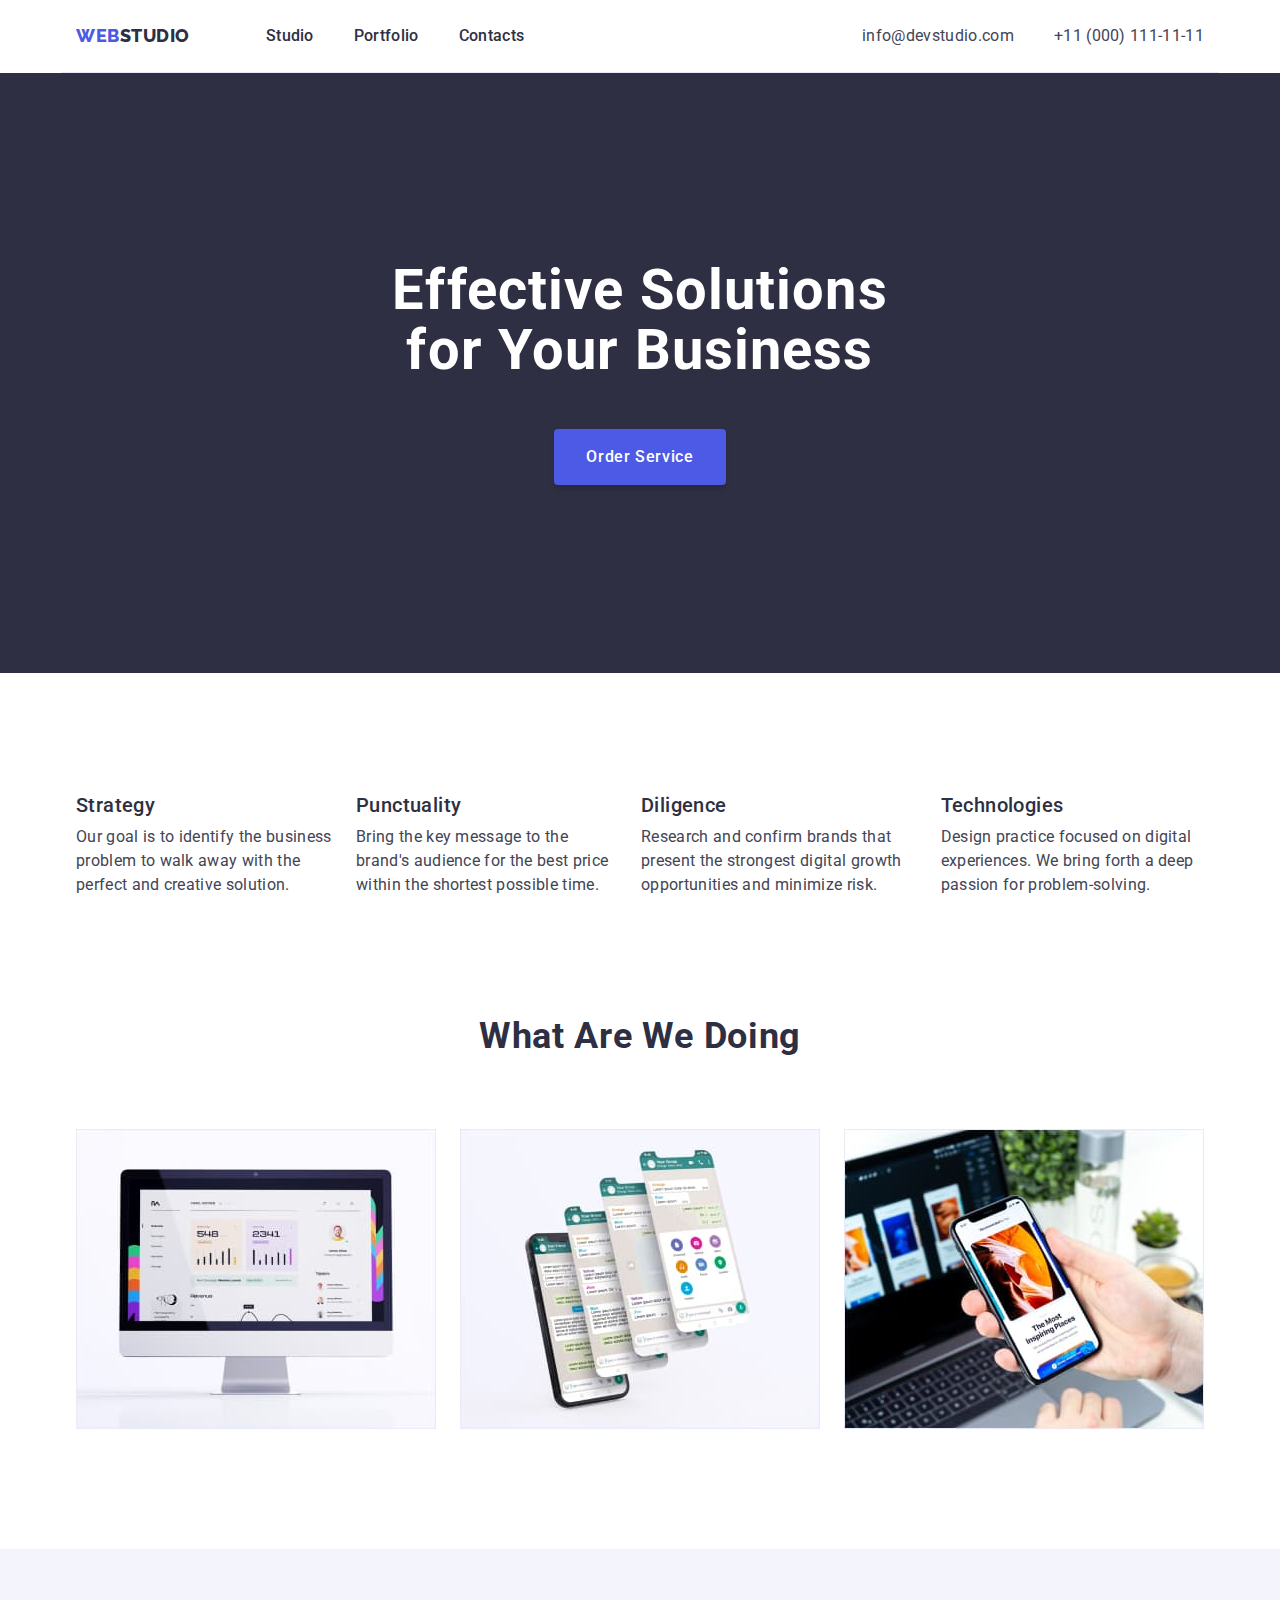
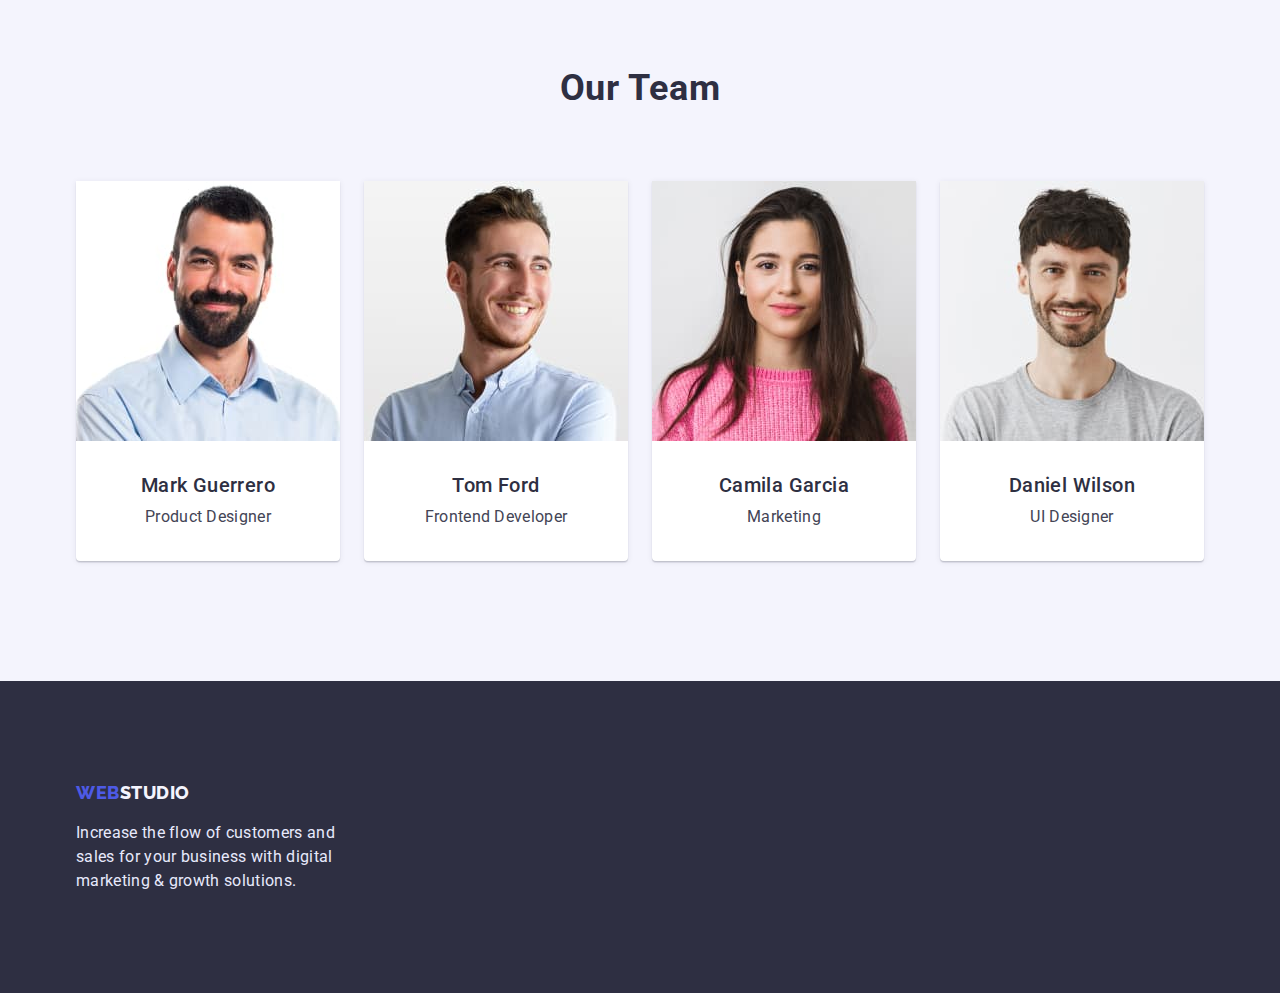
<file: index.html>
<!DOCTYPE html>
<html lang="en">
  <head>
    <meta charset="UTF-8" />
    <meta http-equiv="X-UA-Compatible" content="IE=edge" />
    <meta name="viewport" content="width=device-width, initial-scale=1.0" />
    <title>WebStudio</title>
    <link
      rel="stylesheet"
      href="https://cdn.jsdelivr.net/npm/modern-normalize@1.1.0/modern-normalize.min.css"
    />
    <link rel="preconnect" href="https://fonts.googleapis.com" />
    <link rel="preconnect" href="https://fonts.gstatic.com" crossorigin />
    <link
      href="https://fonts.googleapis.com/css2?family=Raleway:wght@800&family=Roboto:wght@400;500;700&display=swap"
      rel="stylesheet"
    />
    <link rel="stylesheet" href="./css/styles.css" />
  </head>
  <body>
    <!-- Header -->
    <header class="header">
      <div class="container container-header">
        <nav class="nav">
          <a class="link nav-logo-header" href="./index.html"
            ><span class="nav-logo-blue">Web</span>Studio</a
          >
          <ul class="list nav-list">
            <li class="nav-item">
              <a class="link nav-link" href="./index.html">Studio</a>
            </li>
            <li class="nav-item">
              <a class="link nav-link" href="./portfolio.html">Portfolio</a>
            </li>
            <li class="nav-item">
              <a class="link nav-link" href="#">Contacts</a>
            </li>
          </ul>
        </nav>
        <address class="connection">
          <ul class="list connection-list">
            <li class="connection-item">
              <a class="link connection-link" href="mailto:info@devstudio.com"
                >info@devstudio.com</a
              >
            </li>
            <li class="connection-item">
              <a class="link connection-link" href="tel:+110001111111"
                >+11 (000) 111-11-11</a
              >
            </li>
          </ul>
        </address>
      </div>
    </header>

    <main>
      <!--Hero section-->
      <section class="hero">
        <div class="container container-hero">
          <h1 class="hero-title">Effective Solutions for Your Business</h1>
          <button class="hero-btn" type="button">Order Service</button>
        </div>
      </section>

      <!--Features section-->
      <section class="features">
        <div class="container container-features">
          <h2 class="title hidden-title">Features</h2>
          <ul class="list list-features">
            <li class="features-item">
              <h3 class="subtitle">Strategy</h3>
              <p class="desc">
                Our goal is to identify the business problem to walk away with
                the perfect and creative solution.
              </p>
            </li>
            <li class="features-item">
              <h3 class="subtitle">Punctuality</h3>
              <p class="desc">
                Bring the key message to the brand's audience for the best price
                within the shortest possible time.
              </p>
            </li>
            <li class="features-item">
              <h3 class="subtitle">Diligence</h3>
              <p class="desc">
                Research and confirm brands that present the strongest digital
                growth opportunities and minimize risk.
              </p>
            </li>
            <li class="features-item">
              <h3 class="subtitle">Technologies</h3>
              <p class="desc">
                Design practice focused on digital experiences. We bring forth a
                deep passion for problem-solving.
              </p>
            </li>
          </ul>
        </div>
      </section>

      <!--works section-->
      <section class="works">
        <div class="container container-works">
          <h2 class="title title-works">What are we doing</h2>
          <ul class="list list-works">
            <li class="item-works">
              <img src="./images/what/1.jpg" alt="Computer" width="360" />
            </li>
            <li class="item-works">
              <img src="./images/what/2.jpg" alt="Phone" width="360" />
            </li>
            <li class="item-works">
              <img
                src="./images/what/3.jpg"
                alt="Computer and phone"
                width="360"
              />
            </li>
          </ul>
        </div>
      </section>

      <!--Our Team section-->
      <section class="our-team">
        <div class="container container-our-team">
          <h2 class="title title-our-team">Our Team</h2>
          <ul class="list list-our-team">
            <li class="item-our-team">
              <img
                src="./images/workers/mg.jpg"
                alt="Mark Guerrero"
                width="264"
                height="260"
              />
              <div class="employye">
                <h3 class="subtitle">Mark Guerrero</h3>
                <p class="desc">Product Designer</p>
              </div>
            </li>
            <li class="item-our-team">
              <img src="./images/workers/tf.jpg" alt="Tom Ford" width="264" />
              <div class="employye">
                <h3 class="subtitle">Tom Ford</h3>
                <p class="desc">Frontend Developer</p>
              </div>
            </li>
            <li class="item-our-team">
              <img
                src="./images/workers/cg.jpg"
                alt="Camila Garcia"
                width="264"
              />
              <div class="employye">
                <h3 class="subtitle">Camila Garcia</h3>
                <p class="desc">Marketing</p>
              </div>
            </li>
            <li class="item-our-team">
              <img
                src="./images/workers/dv.jpg"
                alt="Daniel Wilson"
                width="264"
              />
              <div class="employye">
                <h3 class="subtitle">Daniel Wilson</h3>
                <p class="desc">UI Designer</p>
              </div>
            </li>
          </ul>
        </div>
      </section>
    </main>

    <!-- Footer -->
    <footer class="footer">
      <div class="container container-footer">
        <a class="link nav-logo-footer" href="./index.html"
          ><span class="nav-logo-blue">Web</span>Studio</a
        >
        <p class="footer-desc">
          Increase the flow of customers and sales for your business with
          digital marketing & growth solutions.
        </p>
      </div>
    </footer>
  </body>
</html>
</file>
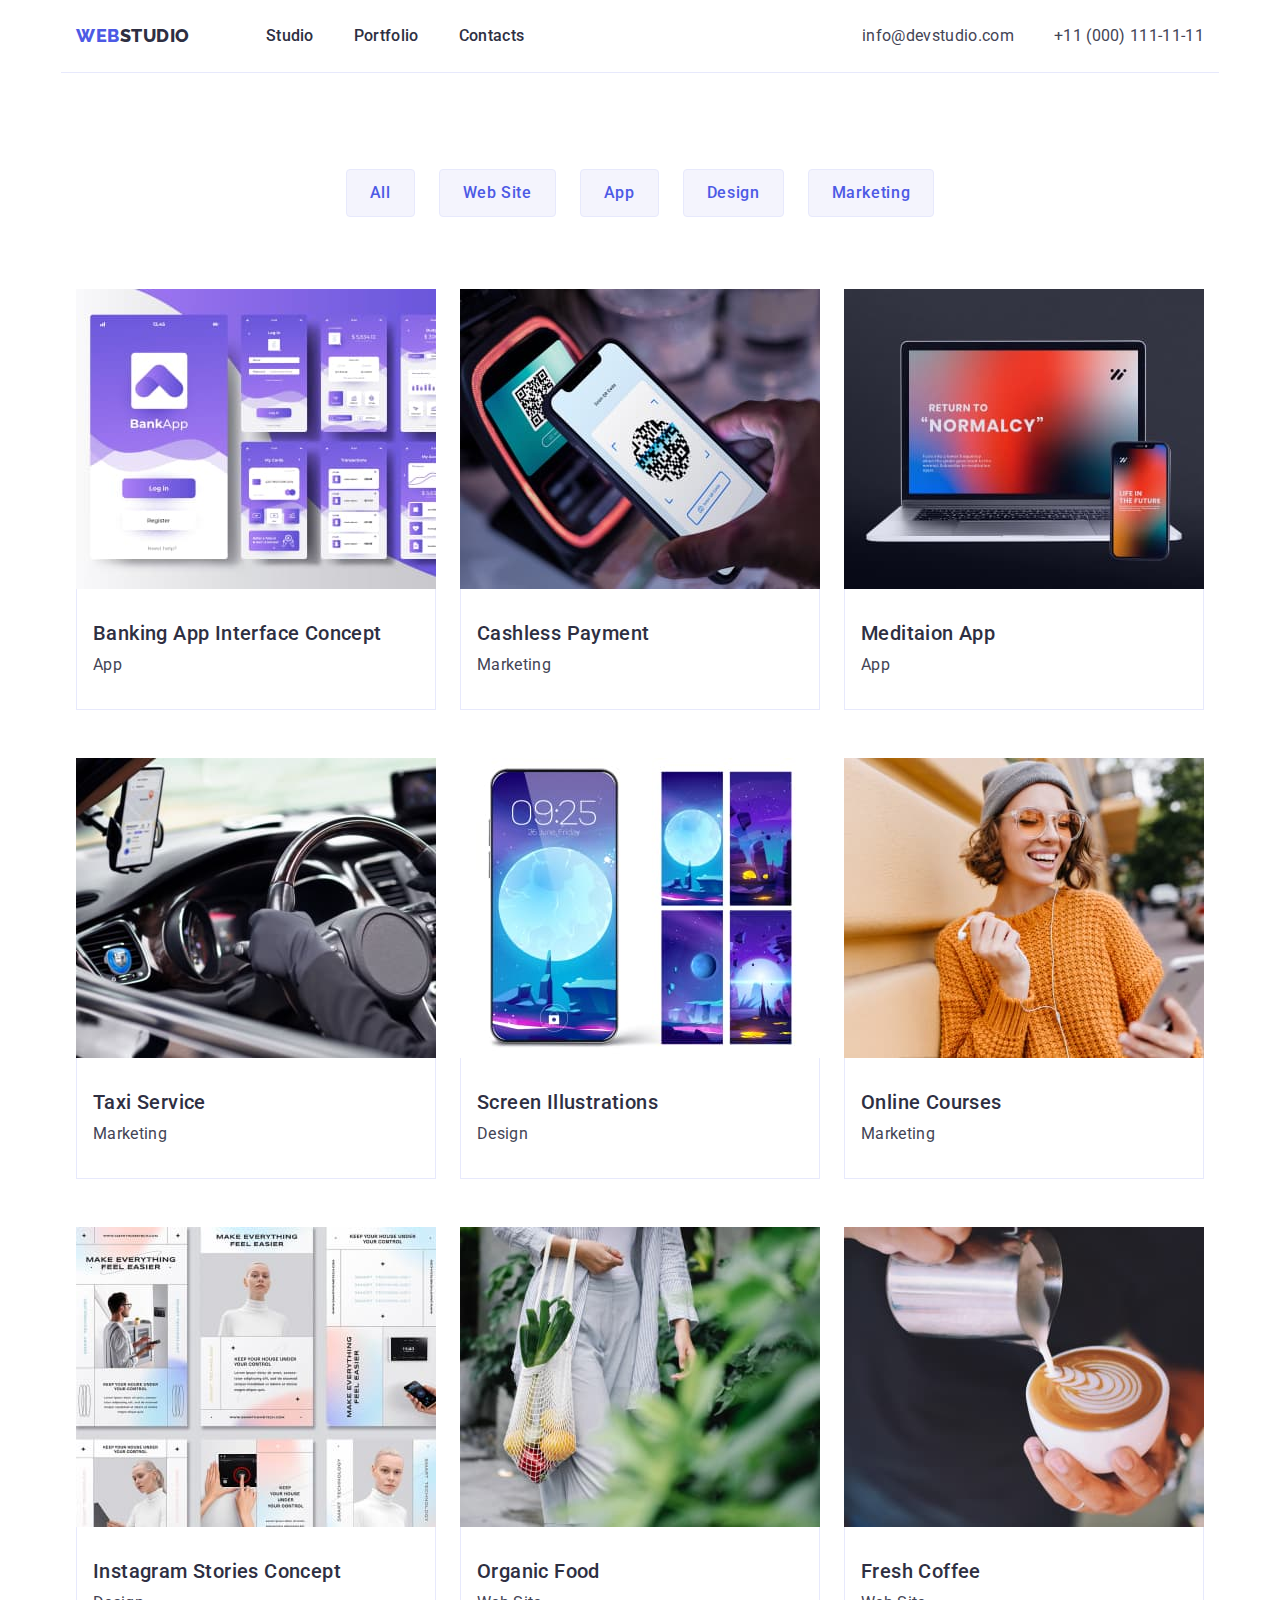
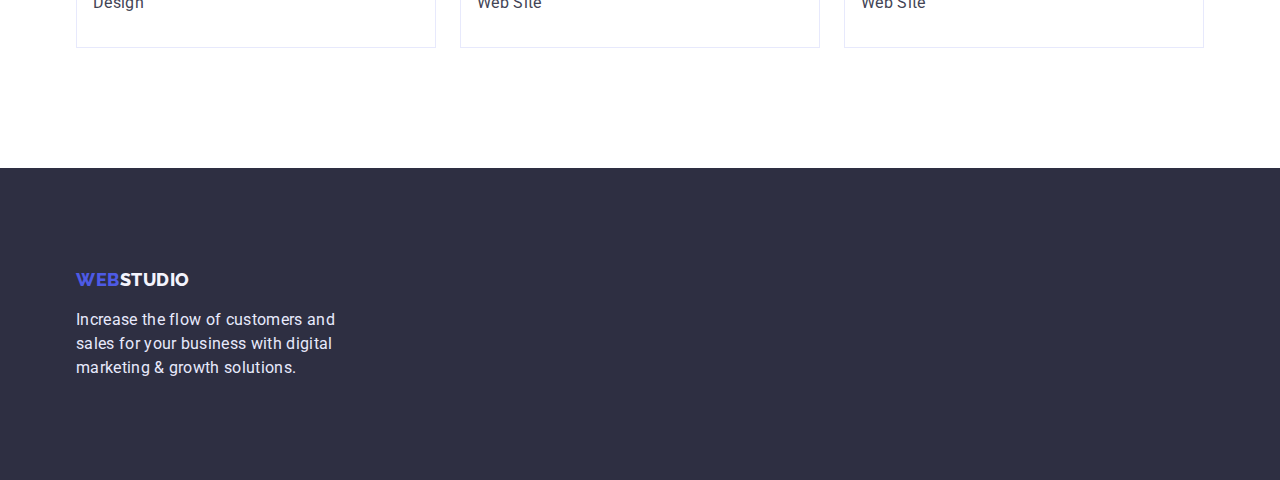
<file: portfolio.html>
<!DOCTYPE html>
<html lang="en">
  <head>
    <meta charset="UTF-8" />
    <meta http-equiv="X-UA-Compatible" content="IE=edge" />
    <meta name="viewport" content="width=device-width, initial-scale=1.0" />
    <title>WebStudio</title>
    <link
      rel="stylesheet"
      href="https://cdn.jsdelivr.net/npm/modern-normalize@1.1.0/modern-normalize.min.css"
    />
    <link rel="preconnect" href="https://fonts.googleapis.com" />
    <link rel="preconnect" href="https://fonts.gstatic.com" crossorigin />
    <link
      href="https://fonts.googleapis.com/css2?family=Raleway:wght@800&family=Roboto:wght@400;500;700&display=swap"
      rel="stylesheet"
    />
    <link rel="stylesheet" href="./css/styles.css" />
  </head>
  <body>
    <!-- Header -->
    <header class="header">
      <div class="container container-header">
        <nav class="nav">
          <a class="link nav-logo-header" href="./index.html"
            ><span class="nav-logo-blue">Web</span>Studio</a
          >
          <ul class="list nav-list">
            <li class="nav-item">
              <a class="link nav-link" href="./index.html">Studio</a>
            </li>
            <li class="nav-item">
              <a class="link nav-link" href="./portfolio.html">Portfolio</a>
            </li>
            <li class="nav-item">
              <a class="link nav-link" href="#">Contacts</a>
            </li>
          </ul>
        </nav>
        <address class="connection">
          <ul class="list connection-list">
            <li class="connection-item">
              <a class="link connection-link" href="mailto:info@devstudio.com"
                >info@devstudio.com</a
              >
            </li>
            <li class="connection-item">
              <a class="link connection-link" href="tel:+110001111111"
                >+11 (000) 111-11-11</a
              >
            </li>
          </ul>
        </address>
      </div>
    </header>

    <main>
      <section class="container portfolio">
        <h1 class="hidden-title">Portfolio</h1>
        <ul class="list menu">
          <li><button class="portfolio-btn" type="button">All</button></li>
          <li>
            <button class="portfolio-btn" type="button">Web Site</button>
          </li>
          <li><button class="portfolio-btn" type="button">App</button></li>
          <li><button class="portfolio-btn" type="button">Design</button></li>
          <li>
            <button class="portfolio-btn" type="button">Marketing</button>
          </li>
        </ul>

        <ul class="list services">
          <li>
            <img
              src="./images/portfolio/img1.jpg"
              alt="application interface"
              width="360"
            />
            <div class="item-services">
              <h2 class="subtitle">Banking App Interface Concept</h2>
              <p class="desc">App</p>
            </div>
          </li>
          <li>
            <img
              src="./images/portfolio/img2.jpg"
              alt="calculation by smartphone"
              width="360"
            />
            <div class="item-services">
              <h2 class="subtitle">Cashless Payment</h2>
              <p class="desc">Marketing</p>
            </div>
          </li>
          <li>
            <img
              src="./images/portfolio/img3.jpg"
              alt="laptop and smartphone"
              width="360"
            />
            <div class="item-services">
              <h2 class="subtitle">Meditaion App</h2>
              <p class="desc">App</p>
            </div>
          </li>
          <li>
            <img
              src="./images/portfolio/img4.jpg"
              alt="taxi salon"
              width="360"
            />
            <div class="item-services">
              <h2 class="subtitle">Taxi Service</h2>
              <p class="desc">Marketing</p>
            </div>
          </li>
          <li>
            <img
              src="./images/portfolio/img5.jpg"
              alt="smartphone with Illustrations"
              width="360"
            />
            <div class="item-services">
              <h2 class="subtitle">Screen Illustrations</h2>
              <p class="desc">Design</p>
            </div>
          </li>
          <li>
            <img
              src="./images/portfolio/img6.jpg"
              alt="girl with a smartphone"
              width="360"
            />
            <div class="item-services">
              <h2 class="subtitle">Online Courses</h2>
              <p class="desc">Marketing</p>
            </div>
          </li>
          <li>
            <img
              src="./images/portfolio/img7.jpg"
              alt="design concepts"
              width="360"
            />
            <div class="item-services">
              <h2 class="subtitle">Instagram Stories Concept</h2>
              <p class="desc">Design</p>
            </div>
          </li>
          <li>
            <img
              src="./images/portfolio/img8.jpg"
              alt="vegetables in a bag"
              width="360"
            />
            <div class="item-services">
              <h2 class="subtitle">Organic Food</h2>
              <p class="desc">Web Site</p>
            </div>
          </li>
          <li>
            <img
              src="./images/portfolio/img9.jpg"
              alt="coffee with a pattern"
              width="360"
            />
            <div class="item-services">
              <h2 class="subtitle">Fresh Coffee</h2>
              <p class="desc">Web Site</p>
            </div>
          </li>
        </ul>
      </section>
    </main>

    <!-- Footer -->
    <footer class="footer">
      <div class="container container-footer">
        <a class="link nav-logo-footer" href="./index.html"
          ><span class="nav-logo-blue">Web</span>Studio</a
        >
        <p class="footer-desc">
          Increase the flow of customers and sales for your business with
          digital marketing & growth solutions.
        </p>
      </div>
    </footer>
  </body>
</html>
</file>
<file: css/styles.css>
:root {
    --basic-color: #2E2F42;
    --secondary-color: #434455;
    --btn-color: #4D5AE5;
    --btn-hover-color: #404BBF;
    --back-secondary-color: #F4F4FD;
    --back-basic-color: #FFFFFF;
    --border-color: #E7E9FC;
}

body {
    font-family: 'Roboto', sans-serif;
    color: var(--basic-color);
    background-color: var(--back-basic-color);
    /* margin: 0;  входить в normalize*/
}

.link {
    text-decoration: none;
}

.list {
    list-style: none;
}

button {
    cursor: pointer;
}

h1,
h2,
h3,
p {
    margin-top: 0;
    margin-bottom: 0;
}

ul {
    margin-top: 0;
    margin-bottom: 0;
    padding-left: 0;
}

img {
    display: block;
}

.nav-logo-blue {
    color: var(--btn-color);
}

.container {
    width: 1158px;
    margin-left: auto;
    margin-right: auto;
    padding-left: 15px;
    padding-right: 15px;

    /* outline: 2px solid red; */
}


/* ========== Header ========== */

.nav-logo-header {
    font-family: 'Raleway', sans-serif;
    font-weight: 800;
    font-size: 18px;
    line-height: 1.33;
    letter-spacing: 0.03em;
    text-transform: uppercase;
    color: var(--basic-color);

    display: block;
    margin-right: 76px;
    padding-top: 24px;
    padding-bottom: 24px;
}

.nav-link {
    display: block;
    padding-bottom: 24px;
    padding-top: 24px;

    color: var(--basic-color);
    font-weight: 500;
    font-size: 16px;
    line-height: 1.5;
    letter-spacing: 0.02em;
}

.connection-link {
    display: block;
    padding-bottom: 24px;
    padding-top: 24px;

    font-style: normal;
    font-weight: 400;
    font-size: 16px;
    line-height: 1.5;
    letter-spacing: 0.02em;
    color: var(--secondary-color);
}

.nav-link:hover,
.nav-link:focus,
.connection-link:hover,
.connection-link:focus {
    color: var(--btn-hover-color);
}

.container-header {
    display: flex;
    align-items: center;
    border-bottom: 1px solid var(--border-color);
}

.nav {
    display: flex;
    align-items: center;
}

.nav-list {
    display: flex;
    align-items: center;
}

.connection {
    margin-left: auto;
}

.connection-list {
    display: flex;
    align-items: center;
}

.nav-item+.nav-item {
    margin-left: 40px;
}

.connection-item+.connection-item {
    margin-left: 40px;
}


/* ========== Hero ========== */

.hero {
    background-color: var(--basic-color);
}

.hero-title {
    font-weight: 700;
    font-size: 56px;
    line-height: 1.07;
    text-align: center;
    letter-spacing: 0.02em;
    color: var(--back-basic-color);

    margin-bottom: 48px;
}

.hero-btn {
    font-weight: 500;
    font-size: 16px;
    line-height: 1.5;
    letter-spacing: 0.04em;

    color: var(--back-basic-color);
    background-color: var(--btn-color);
    box-shadow: 0px 4px 4px rgba(0, 0, 0, 0.15);
    border-radius: 4px;
    border: transparent;

    display: block;
    margin: 0 auto;
    padding: 16px 32px;
}

.hero-btn:hover,
.hero-btn:focus {
    background-color: var(--btn-hover-color);
}

.container-hero {
    padding-top: 188px;
    padding-bottom: 188px;
    padding-left: 316px;
    padding-right: 316px;
}

/*  Features, works, our team */

.hidden-title {
    position: absolute;
    width: 1px;
    height: 1px;
    margin: -1px;
    border: 0;
    padding: 0;
    white-space: nowrap;
    clip-path: inset(100%);
    clip: rect(0 0 0 0);
    overflow: hidden;
}

.title {
    font-weight: 700;
    font-size: 36px;
    line-height: 1.11;
    text-align: center;
    letter-spacing: 0.02em;
    text-transform: capitalize;
}

.subtitle {
    font-weight: 500;
    font-size: 20px;
    line-height: 1.2;
    letter-spacing: 0.02em;

    margin-bottom: 8px;
}

.desc {
    font-weight: 400;
    font-size: 16px;
    line-height: 1.5;
    letter-spacing: 0.02em;
    color: var(--secondary-color);
}

.our-team {
    background-color: var(--back-secondary-color);
}

.container-features,
.container-our-team {
    padding-top: 120px;
    padding-bottom: 120px;
}

.list-features {
    display: flex;
}

.features-item {
    flex-basis: calc((100%-72px)/4);
    margin-right: 24px;
}

.features-item:last-child {
    margin-right: 0;
}

.list-works {
    display: flex;
    gap: 24px;
}

.item-works {
    flex-basis: calc((100%-48px)/3);
}

.container-works {
    padding-bottom: 120px;
}

.list-our-team {
    display: flex;
    gap: 24px;
    flex-wrap: wrap;
}

.item-our-team {
    background: var(--back-basic-color);
    border-radius: 0px 0px 4px 4px;
    box-shadow: 0px 1px 6px rgba(46, 47, 66, 0.08),
        0px 1px 1px rgba(46, 47, 66, 0.16),
        0px 2px 1px rgba(46, 47, 66, 0.08);

    /* flex-basis: calc((100%-72px)/4); */
}

.employye {
    padding-top: 32px;
    padding-bottom: 32px;

    text-align: center;
}

.title-works,
.title-our-team {
    margin-bottom: 72px;
}


/* ========== Footer ========== */

.footer-desc {
    font-weight: 400;
    font-size: 16px;
    line-height: 1.5;
    letter-spacing: 0.02em;
    color: var(--border-color);

    width: 264px;

    margin-top: 16px;


}

.footer {
    background-color: var(--basic-color);
}

.nav-logo-footer {
    font-family: 'Raleway', sans-serif;
    font-weight: 800;
    font-size: 18px;
    line-height: 1.33;
    letter-spacing: 0.03em;
    text-transform: uppercase;
    color: var(--back-secondary-color);
}

.container-footer {
    padding-top: 100px;
    padding-bottom: 100px;
}

/* ========== portfolio ========== */

.portfolio-btn {
    font-weight: 500;
    font-size: 16px;
    line-height: 1.5;
    text-align: center;
    letter-spacing: 0.04em;

    color: var(--btn-color);
    background-color: var(--back-secondary-color);

    padding-top: 11px;
    padding-bottom: 11px;
    padding-left: 23px;
    padding-right: 23px;
    border: 1px solid var(--border-color);
    border-radius: 4px;
}

.portfolio-btn:hover,
.portfolio-btn:focus {
    color: var(--back-basic-color);
    background-color: var(--btn-hover-color);
}

.portfolio {
    padding-top: 96px;
    padding-bottom: 120px;
}

.menu {
    padding-bottom: 72px;

    display: flex;
    justify-content: center;
    gap: 24px;
}

.services {
    display: flex;
    flex-wrap: wrap;
    gap: 48px 24px;
}

.item-services {
    border-bottom: 1px solid var(--border-color);
    border-left: 1px solid var(--border-color);
    border-right: 1px solid var(--border-color);

    padding-top: 32px;
    padding-bottom: 32px;
    padding-left: 16px;
}
</file>
